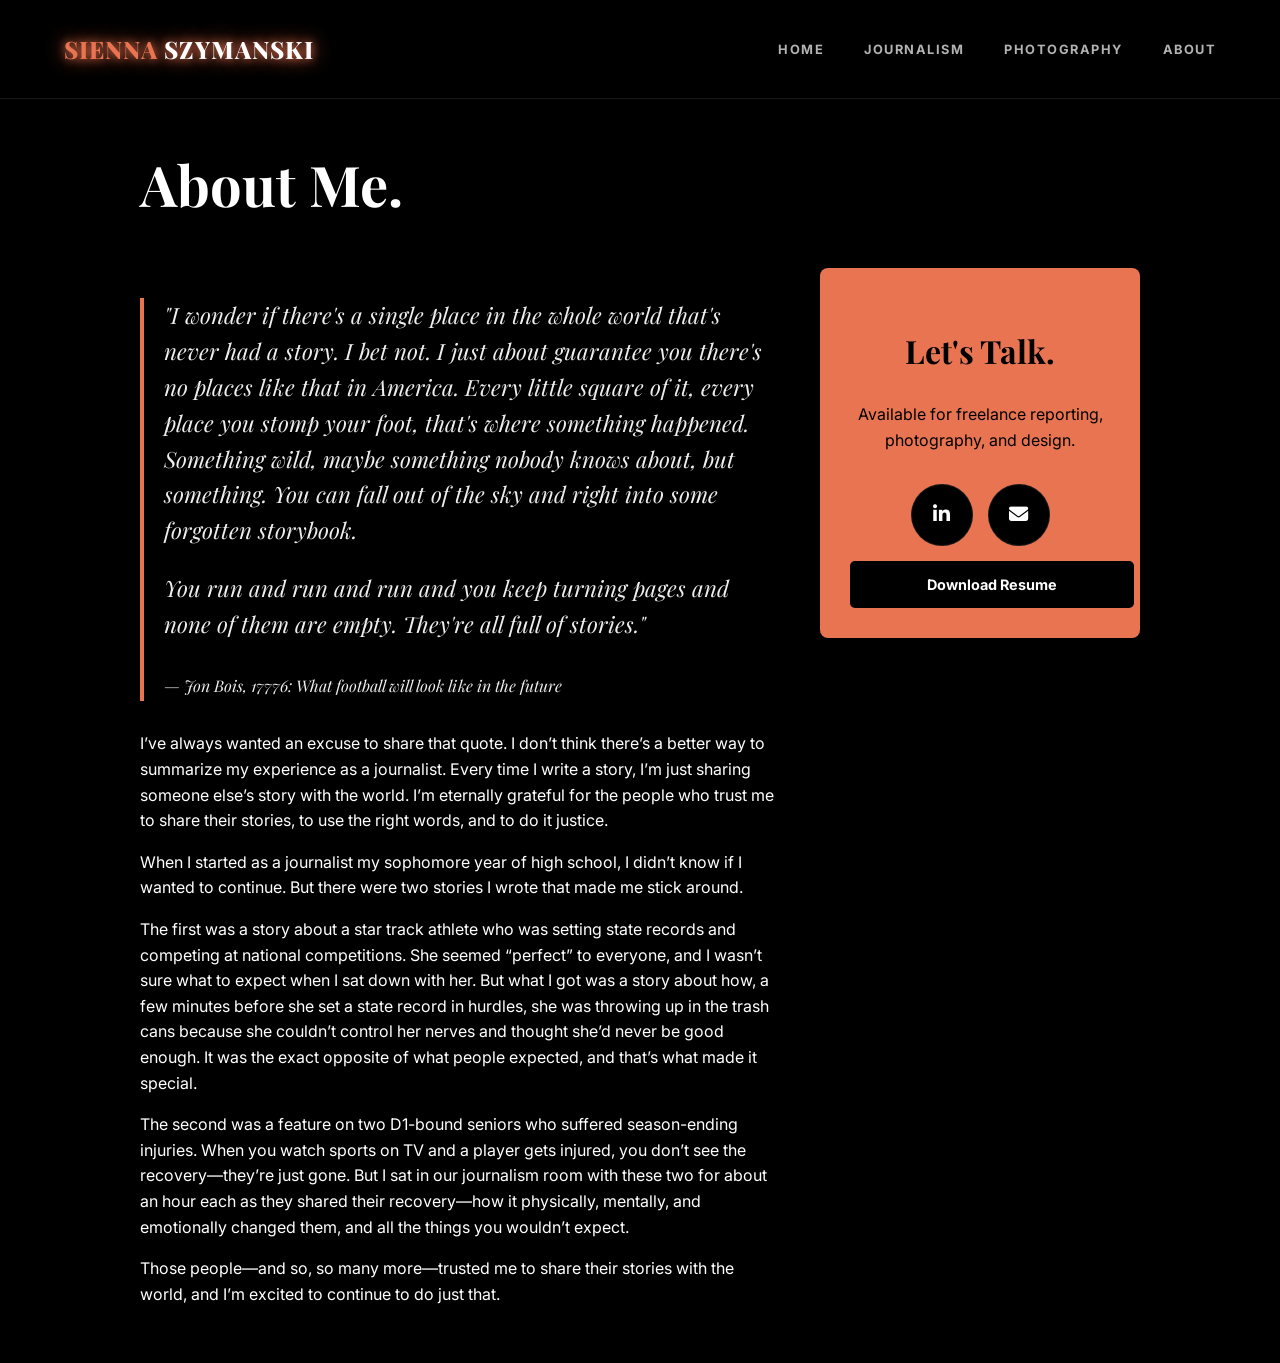
<file: about.html>
<!DOCTYPE html>
<html lang="en">
<head>
    <meta charset="UTF-8">
    <meta name="viewport" content="width=device-width, initial-scale=1.0">
    <title>About | Sienna Szymanski</title>
    <link rel="stylesheet" href="style.css">
    <link rel="stylesheet" href="https://cdnjs.cloudflare.com/ajax/libs/font-awesome/6.4.0/css/all.min.css">
</head>
<body>

    <nav>
        <a href="index.html" class="logo"><span class="neon-text">SIENNA</span> SZYMANSKI</a>
        <ul class="nav-links">
            <li><a href="index.html">Home</a></li>
            <li><a href="journalism.html">Journalism</a></li>
            <li><a href="photography.html">Photography</a></li>
            <li><a href="about.html">About</a></li>
        </ul>
    </nav>

    <main class="container">
        <h1>About Me.</h1>
        
        <div class="about-grid">
            <!-- LEFT COLUMN (2/3) -->
            <div class="about-content">
                <blockquote>
        <p>"I wonder if there's a single place in the whole world that's never had a story. I bet not. I just about guarantee you there's no places like that in America. Every little square of it, every place you stomp your foot, that's where something happened. Something wild, maybe something nobody knows about, but something. You can fall out of the sky and right into some forgotten storybook.</p>
        
        <p>You run and run and run and you keep turning pages and none of them are empty. They're all full of stories."</p> 
        <em style="font-size: 1rem;">— Jon Bois, 17776: What football will look like in the future</em>
    </blockquote>

                <p>I’ve always wanted an excuse to share that quote. I don’t think there’s a better way to summarize my experience as a journalist. Every time I write a story, I’m just sharing someone else’s story with the world. I’m eternally grateful for the people who trust me to share their stories, to use the right words, and to do it justice.</p>

                <p>When I started as a journalist my sophomore year of high school, I didn’t know if I wanted to continue. But there were two stories I wrote that made me stick around.</p>

                <p>The first was a story about a star track athlete who was setting state records and competing at national competitions. She seemed “perfect” to everyone, and I wasn’t sure what to expect when I sat down with her. But what I got was a story about how, a few minutes before she set a state record in hurdles, she was throwing up in the trash cans because she couldn’t control her nerves and thought she’d never be good enough. It was the exact opposite of what people expected, and that’s what made it special.</p>

                <p>The second was a feature on two D1-bound seniors who suffered season-ending injuries. When you watch sports on TV and a player gets injured, you don’t see the recovery—they’re just gone. But I sat in our journalism room with these two for about an hour each as they shared their recovery—how it physically, mentally, and emotionally changed them, and all the things you wouldn’t expect.</p>

                <p>Those people—and so, so many more—trusted me to share their stories with the world, and I’m excited to continue to do just that.</p>
            </div>

            <!-- RIGHT COLUMN (1/3 - Orange Box) -->
            <div class="contact-box-accent">
                <h2>Let's Talk.</h2>
                <p>Available for freelance reporting, photography, and design.</p>
                
                <div class="link-row" style="justify-content: center; gap: 15px;">
                    <a href="https://www.linkedin.com/in/sienna-szymanski/" target="_blank" class="circle-btn" style="background:#000;"><i class="fab fa-linkedin-in"></i></a>
                    <a href="mailto:szymanski.sienna@gmail.com" class="circle-btn" style="background:#000;"><i class="fas fa-envelope"></i></a>
                </div>

                <a href="resume.pdf" class="btn-invert" download="Sienna_Szymanski_Resume.pdf">
    Download Resume
</a>
            </div>
        </div>
    </main>
</body>
</html>
</file>
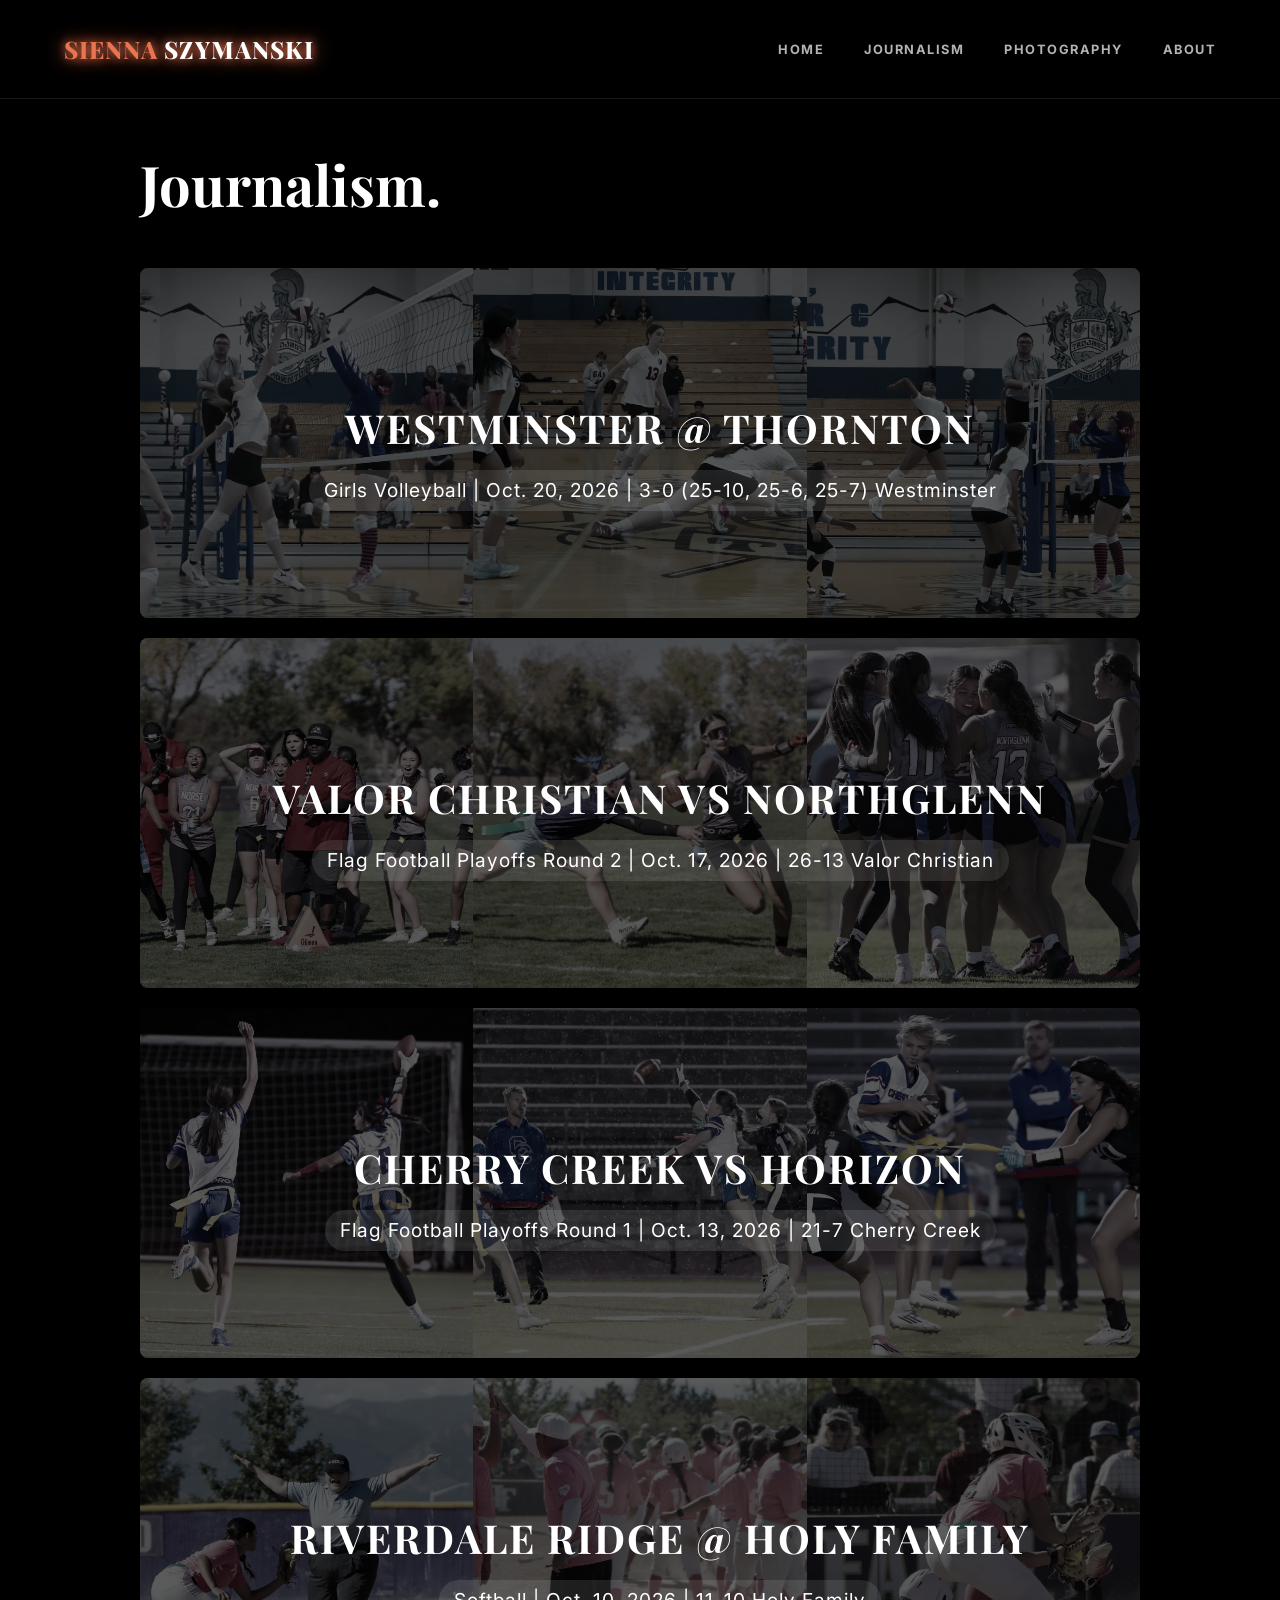
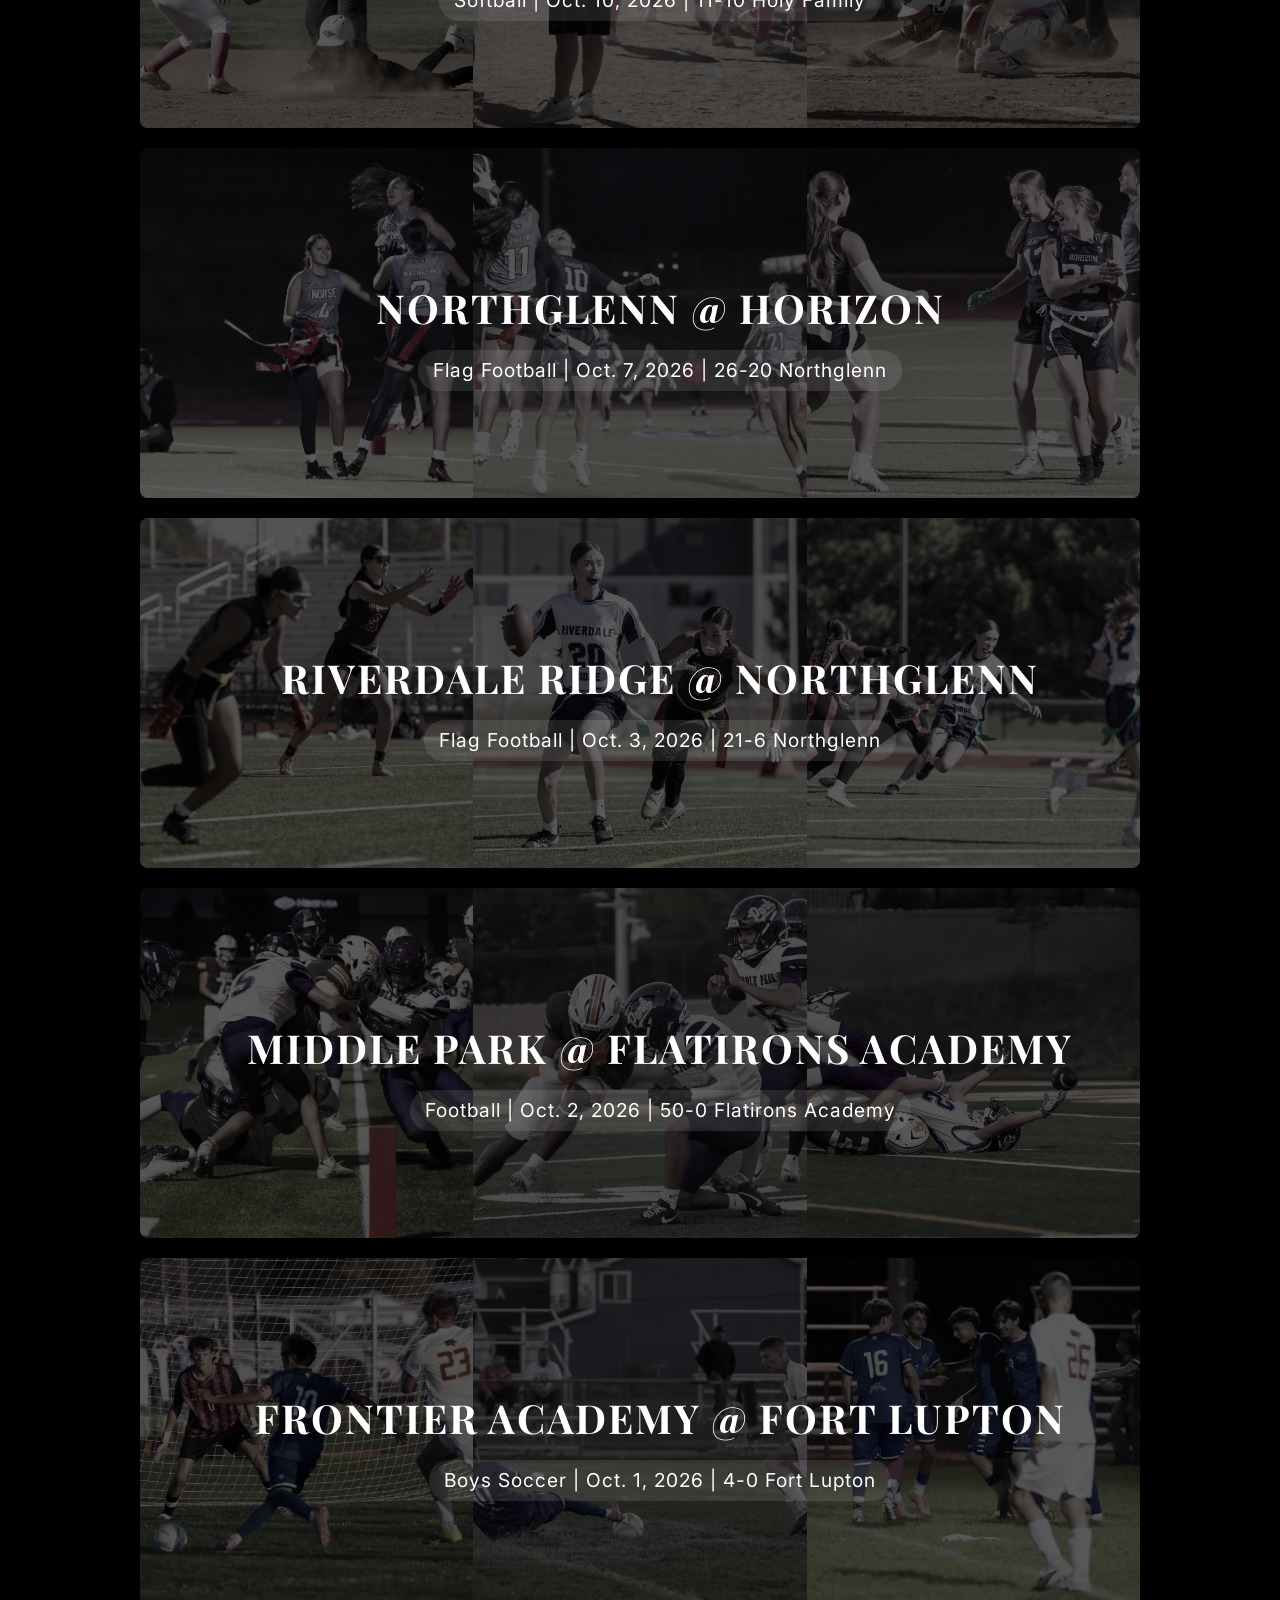
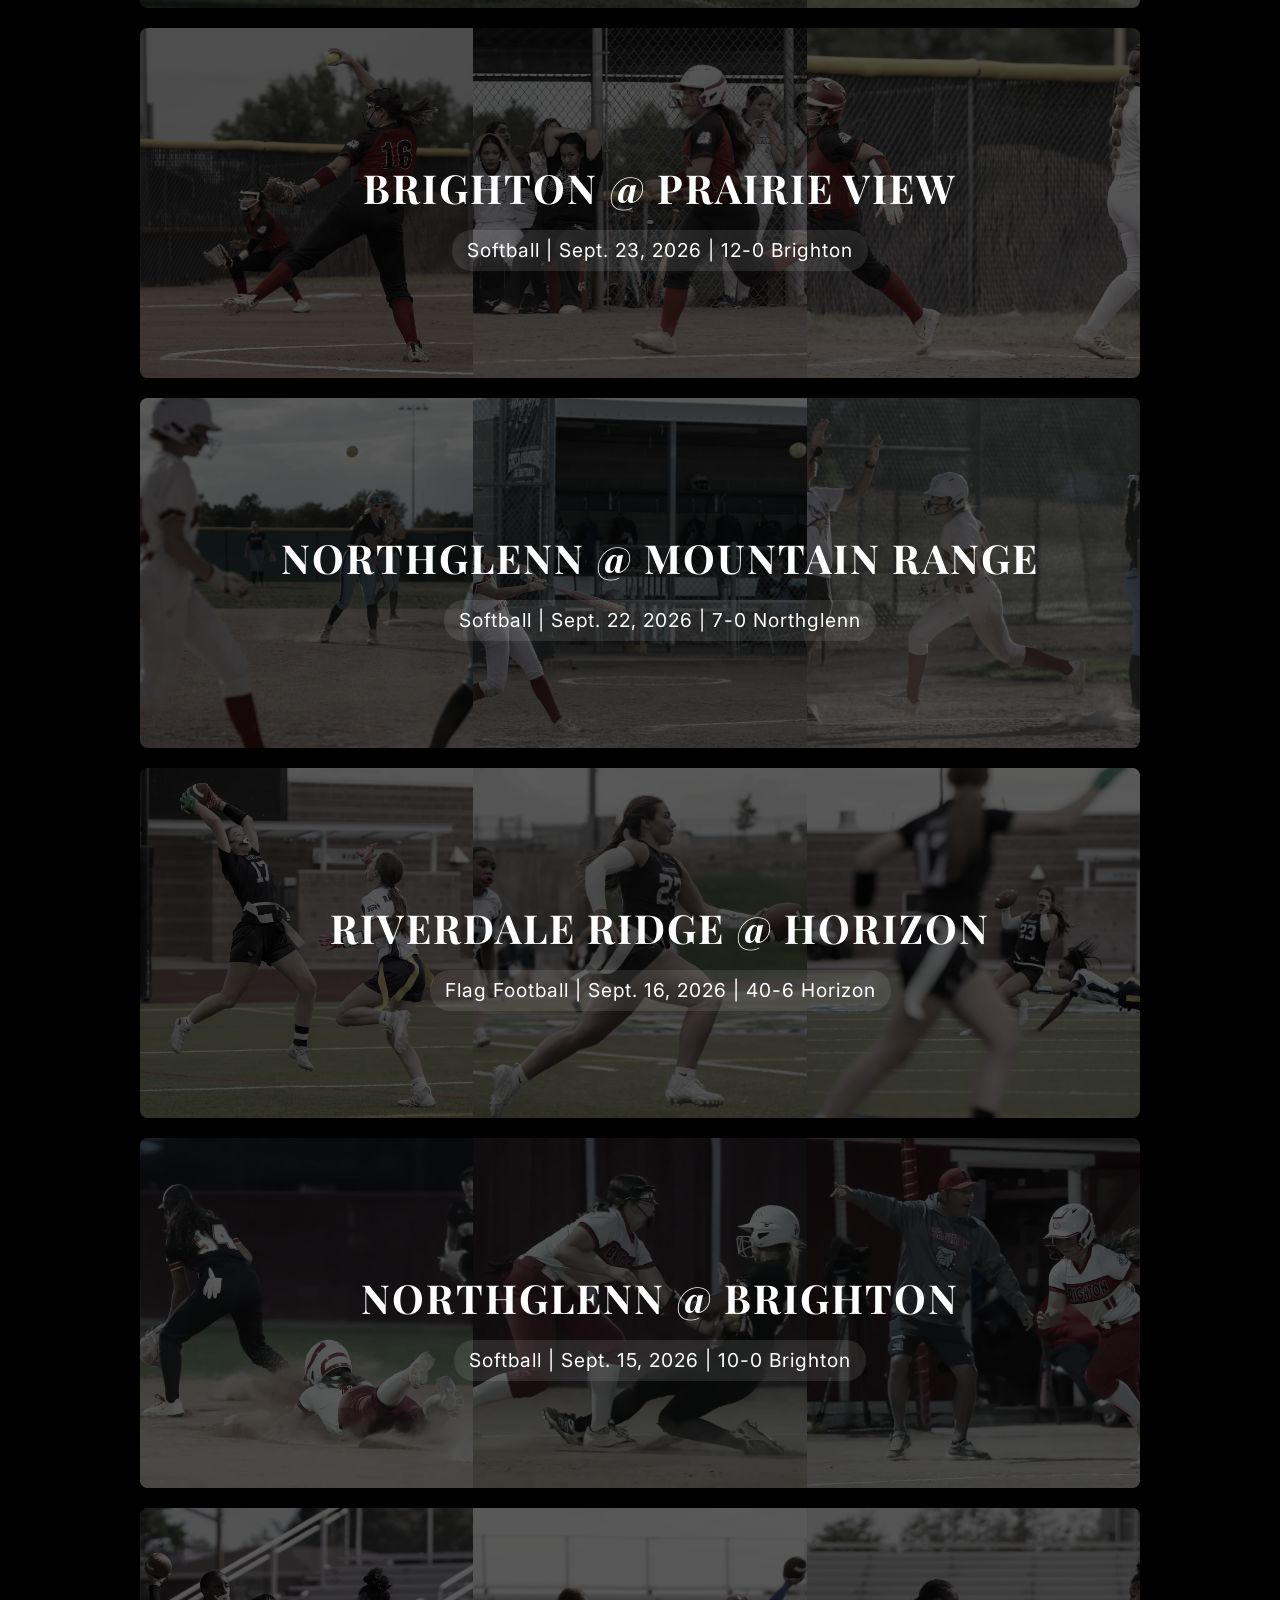
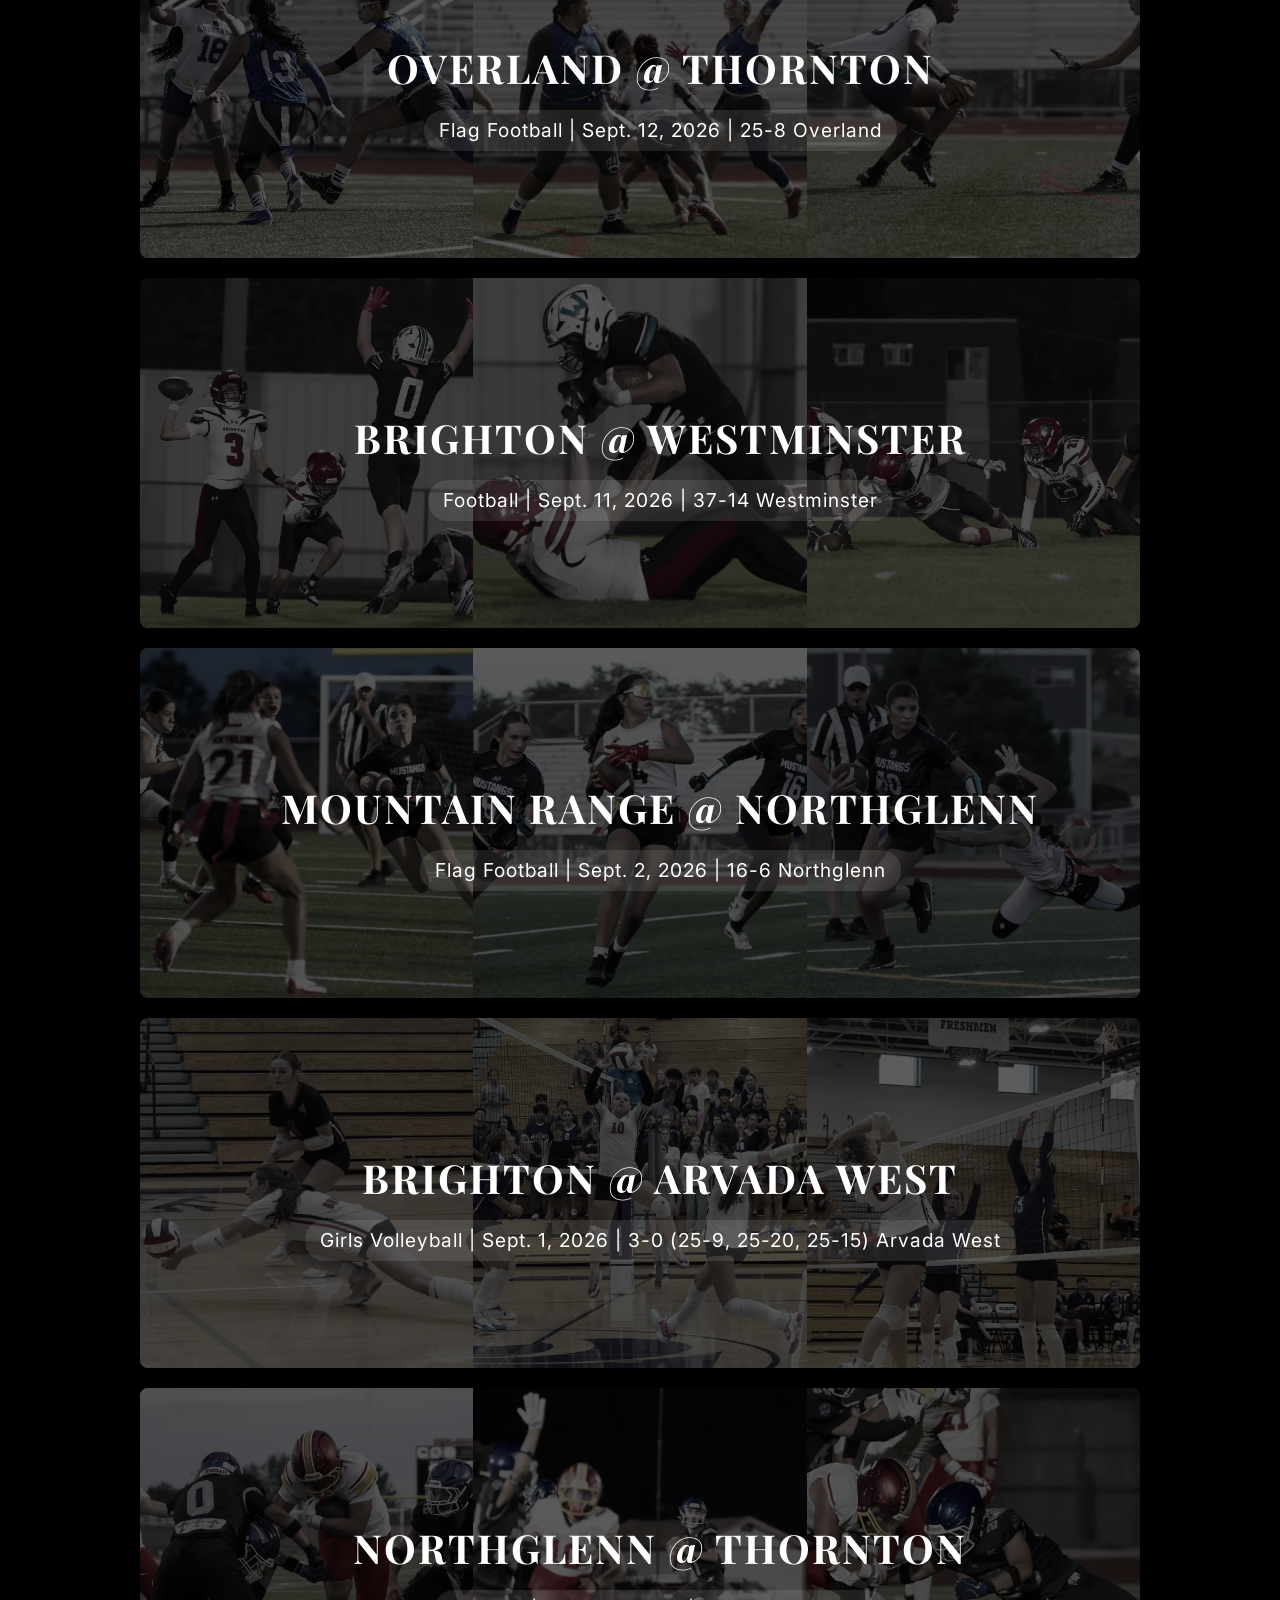
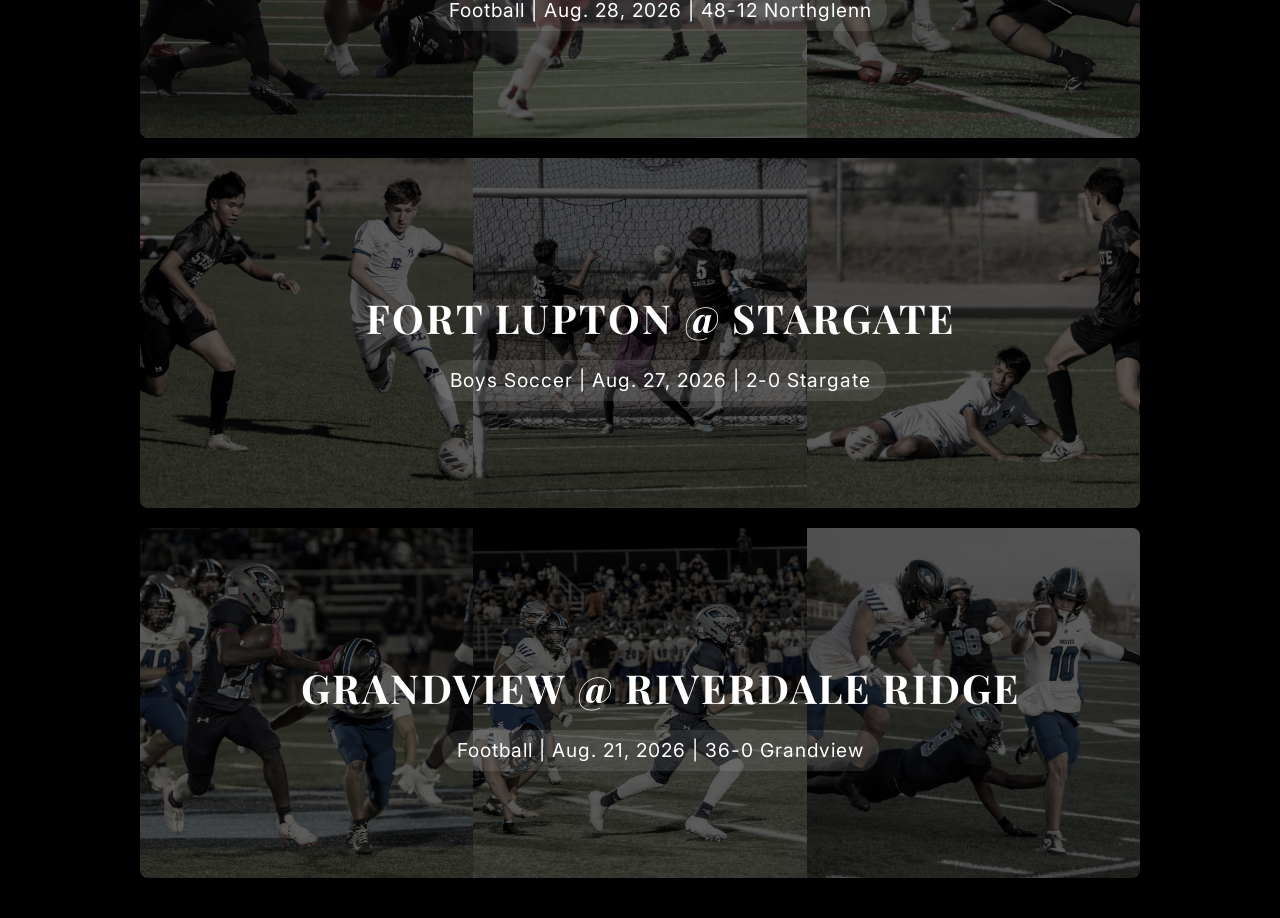
<file: journalism.html>
<!DOCTYPE html>
<html lang="en">
<head>
    <meta charset="UTF-8">
    <meta name="viewport" content="width=device-width, initial-scale=1.0">
    <title>Journalism | Name | Journalist</title>
    <link rel="stylesheet" href="style.css">
    <!-- FontAwesome for any future icons -->
    <link rel="stylesheet" href="https://cdnjs.cloudflare.com/ajax/libs/font-awesome/6.4.0/css/all.min.css">
</head>
<body>

    <!-- Consistent Navigation Header -->
    <nav>
        <a href="index.html" class="logo">
        <span class="neon-text">SIENNA</span> SZYMANSKI
    </a>
        <ul class="nav-links">
            <li><a href="index.html">Home</a></li>
            <li><a href="journalism.html">Journalism</a></li>
            <li><a href="photography.html">Photography</a></li>
            <li><a href="about.html">About</a></li>
        </ul>
    </nav>

    <!-- Main Content -->
    <main class="container">
        <h1>Journalism.</h1>
        <div class="stories-grid">
            <!-- STORY CARD 19 -->
            <a href="https://www.westminsterwindow.com/sports/article_54a1ab84-e487-409b-8a9c-a8bccda1e623.html" target = "_blank" class="story-card">
                <!-- 3 Image Chunks -->
                <div class="img-slice" style="background-image: url('images/1020WETH/1.webp');"></div>
                <div class="img-slice" style="background-image: url('images/1020WETH/2.webp');"></div>
                <div class="img-slice" style="background-image: url('images/1020WETH/3.webp');"></div>
                
                <!-- Overlay Content -->
                <div class="overlay">
                    <h2>Westminster @ Thornton</h2>
                    <p>Girls Volleyball | Oct. 20, 2026 | 3-0 (25-10, 25-6, 25-7) Westminster</p>
                </div>
            </a>
            
            <!-- STORY CARD 18 -->
            <a href="https://www.northglenn-thorntonsentinel.com/sports/valor-ends-northglenn-flag-football-s-promising-2026-season/article_c1f69b35-11ea-4ff3-afac-6adfb522299c.html" target = "_blank" class="story-card">
                <!-- 3 Image Chunks -->
                <div class="img-slice" style="background-image: url('images/1017VCNG/1.webp');"></div>
                <div class="img-slice" style="background-image: url('images/1017VCNG/2.webp');"></div>
                <div class="img-slice" style="background-image: url('images/1017VCNG/3.webp');"></div>
                
                <!-- Overlay Content -->
                <div class="overlay">
                    <h2>Valor Christian vs Northglenn</h2>
                    <p>Flag Football Playoffs Round 2 | Oct. 17, 2026 | 26-13 Valor Christian</p>
                </div>
            </a>
            
            <!-- STORY CARD 17 -->
            <a href="https://www.northglenn-thorntonsentinel.com/sports/horizon-flag-football-falls-to-cherry-creek-in-5a-first-round/article_aafb5116-e8de-4661-abbd-fe18f44e3f57.html" target = "_blank" class="story-card">
                <!-- 3 Image Chunks -->
                <div class="img-slice" style="background-image: url('images/1013CCHO/1.webp');"></div>
                <div class="img-slice" style="background-image: url('images/1013CCHO/2.webp');"></div>
                <div class="img-slice" style="background-image: url('images/1013CCHO/3.webp');"></div>
                
                <!-- Overlay Content -->
                <div class="overlay">
                    <h2>Cherry Creek vs Horizon</h2>
                    <p>Flag Football Playoffs Round 1 | Oct. 13, 2026 | 21-7 Cherry Creek</p>
                </div>
            </a>
            
            <!-- STORY CARD 16 -->
            <a href="https://www.northglenn-thorntonsentinel.com/sports/riverdale-ridge-softball-falls-in-shootout-with-holy-family/article_652aefae-4e88-4310-bd58-54c1971a2fa5.html" target = "_blank" class="story-card">
                <!-- 3 Image Chunks -->
                <div class="img-slice" style="background-image: url('images/1010RRHF/1.webp');"></div>
                <div class="img-slice" style="background-image: url('images/1010RRHF/2.webp');"></div>
                <div class="img-slice" style="background-image: url('images/1010RRHF/3.webp');"></div>
                
                <!-- Overlay Content -->
                <div class="overlay">
                    <h2>Riverdale Ridge @ Holy Family</h2>
                    <p>Softball | Oct. 10, 2026 | 11-10 Holy Family</p>
                </div>
            </a>
            
            <!-- STORY CARD 15 -->
            <a href="https://www.northglenn-thorntonsentinel.com/sports/northglenn-comes-out-on-top-of-chippy-horizon-battle/article_5cb31dc4-cdd7-4774-a291-5325a1a7250e.html" target = "_blank" class="story-card">
                <!-- 3 Image Chunks -->
                <div class="img-slice" style="background-image: url('images/1007NGHO/1.webp');"></div>
                <div class="img-slice" style="background-image: url('images/1007NGHO/2.webp');"></div>
                <div class="img-slice" style="background-image: url('images/1007NGHO/3.webp');"></div>
                
                <!-- Overlay Content -->
                <div class="overlay">
                    <h2>Northglenn @ Horizon</h2>
                    <p>Flag Football | Oct. 7, 2026 | 26-20 Northglenn</p>
                </div>
            </a>
            
            <!-- STORY CARD 14 -->
            <a href="https://www.northglenn-thorntonsentinel.com/sports/northglenn-flag-football-handles-area-rival-riverdale-ridge/article_1aa4d823-70e6-4c5b-9d2a-ab3ee0f3929b.html" target = "_blank" class="story-card">
                <!-- 3 Image Chunks -->
                <div class="img-slice" style="background-image: url('images/1003RRNG/1.webp');"></div>
                <div class="img-slice" style="background-image: url('images/1003RRNG/2.webp');"></div>
                <div class="img-slice" style="background-image: url('images/1003RRNG/3.webp');"></div>
                
                <!-- Overlay Content -->
                <div class="overlay">
                    <h2>Riverdale Ridge @ Northglenn</h2>
                    <p>Flag Football | Oct. 3, 2026 | 21-6 Northglenn</p>
                </div>
            </a>
            
            <!-- STORY CARD 13 -->
            <a href="https://www.westminsterwindow.com/sports/article_884efc8c-784b-4140-a23a-5f4ea7d941ef.html" target = "_blank" class="story-card">
                <!-- 3 Image Chunks -->
                <div class="img-slice" style="background-image: url('images/1002MPFI/1.webp');"></div>
                <div class="img-slice" style="background-image: url('images/1002MPFI/2.webp');"></div>
                <div class="img-slice" style="background-image: url('images/1002MPFI/3.webp');"></div>
                
                <!-- Overlay Content -->
                <div class="overlay">
                    <h2>Middle Park @ Flatirons Academy</h2>
                    <p>Football | Oct. 2, 2026 | 50-0 Flatirons Academy</p>
                </div>
            </a>
            <!-- STORY CARD 12 -->
            <a href="https://www.ftluptonpress.com/sports/fort-lupton-boys-soccer-snags-4-0-win-over-frontier-academy/article_0bece89e-addc-4afb-bf8d-fb60fc33953a.html" target = "_blank" class="story-card">
                <!-- 3 Image Chunks -->
                <div class="img-slice" style="background-image: url('images/1001FRFL/1.webp');"></div>
                <div class="img-slice" style="background-image: url('images/1001FRFL/2.webp');"></div>
                <div class="img-slice" style="background-image: url('images/1001FRFL/3.webp');"></div>
                
                <!-- Overlay Content -->
                <div class="overlay">
                    <h2>Frontier Academy @ Fort Lupton</h2>
                    <p>Boys Soccer | Oct. 1, 2026 | 4-0 Fort Lupton</p>
                </div>
            </a>
            <!-- STORY CARD 11 -->
            <a href="https://www.thebrightonblade.com/sports/brighton-softball-eyes-5a-4a-rocky-mountain-league-top-spot/article_edfd564f-8a50-4feb-8601-b7fd87ca1b31.html" target = "_blank" class="story-card">
                <!-- 3 Image Chunks -->
                <div class="img-slice" style="background-image: url('images/0923BRPV/1.webp');"></div>
                <div class="img-slice" style="background-image: url('images/0923BRPV/2.webp');"></div>
                <div class="img-slice" style="background-image: url('images/0923BRPV/3.webp');"></div>
                
                <!-- Overlay Content -->
                <div class="overlay">
                    <h2>Brighton @ Prairie View</h2>
                    <p>Softball | Sept. 23, 2026 | 12-0 Brighton</p>
                </div>
            </a>
            
            <!-- STORY CARD 10 -->
            <a href="https://www.northglenn-thorntonsentinel.com/sports/northglenn-softball-gets-swagger-back-rolls-mountain-range/article_b438bf27-e203-4014-9255-3b28706959be.html" target = "_blank" class="story-card">
                <!-- 3 Image Chunks -->
                <div class="img-slice" style="background-image: url('images/0922NGMR/1.webp');"></div>
                <div class="img-slice" style="background-image: url('images/0922NGMR/2.webp');"></div>
                <div class="img-slice" style="background-image: url('images/0922NGMR/3.webp');"></div>
                
                <!-- Overlay Content -->
                <div class="overlay">
                    <h2>Northglenn @ Mountain Range</h2>
                    <p>Softball | Sept. 22, 2026 | 7-0 Northglenn</p>
                </div>
            </a>
            
            <!-- STORY CARD 9 -->
            <a href="https://www.northglenn-thorntonsentinel.com/sports/horizon-flag-football-rolls-riverdale-ridge-to-move-to-6-3/article_b5811f3e-1064-4355-a761-b322a7ae7db8.html" target = "_blank" class="story-card">
                <!-- 3 Image Chunks -->
                <div class="img-slice" style="background-image: url('images/0916RRHO/1.webp');"></div>
                <div class="img-slice" style="background-image: url('images/0916RRHO/2.webp');"></div>
                <div class="img-slice" style="background-image: url('images/0916RRHO/3.webp');"></div>
                
                <!-- Overlay Content -->
                <div class="overlay">
                    <h2>Riverdale Ridge @ Horizon</h2>
                    <p>Flag Football | Sept. 16, 2026 | 40-6 Horizon</p>
                </div>
            </a>

            <!-- STORY CARD 8 -->
            <a href="https://www.thebrightonblade.com/sports/brighton-softball-handles-northglenn-in-shutout-victory/article_a1da5253-5b96-4de5-bba2-4df940b589c2.html" target = "_blank" class="story-card">
                <!-- 3 Image Chunks -->
                <div class="img-slice" style="background-image: url('images/0915NGBR/1.webp');"></div>
                <div class="img-slice" style="background-image: url('images/0915NGBR/2.webp');"></div>
                <div class="img-slice" style="background-image: url('images/0915NGBR/3.webp');"></div>
                
                <!-- Overlay Content -->
                <div class="overlay">
                    <h2>Northglenn @ Brighton</h2>
                    <p>Softball | Sept. 15, 2026 | 10-0 Brighton</p>
                </div>
            </a>

            <!-- STORY CARD 7 -->
            <a href="https://www.northglenn-thorntonsentinel.com/sports/thornton-flag-football-looks-for-wins-fan-support-in-2026/article_8773a4bf-027a-406b-b1ff-8360dd4bba4c.html" target = "_blank" class="story-card">
                <!-- 3 Image Chunks -->
                <div class="img-slice" style="background-image: url('images/0912OVTH/1.webp');"></div>
                <div class="img-slice" style="background-image: url('images/0912OVTH/2.webp');"></div>
                <div class="img-slice" style="background-image: url('images/0912OVTH/3.webp');"></div>
                
                <!-- Overlay Content -->
                <div class="overlay">
                    <h2>Overland @ Thornton</h2>
                    <p>Flag Football | Sept. 12, 2026 | 25-8 Overland</p>
                </div>
            </a>

            <!-- STORY CARD 6 -->
            <a href="https://www.westminsterwindow.com/sports/article_4ab77f5d-df56-428e-ba9c-e8dd77651ced.html" target = "_blank" class="story-card">
                <!-- 3 Image Chunks -->
                <div class="img-slice" style="background-image: url('images/0911BRWE/1.webp');"></div>
                <div class="img-slice" style="background-image: url('images/0911BRWE/2.webp');"></div>
                <div class="img-slice" style="background-image: url('images/0911BRWE/3.webp');"></div>
                
                <!-- Overlay Content -->
                <div class="overlay">
                    <h2>Brighton @ Westminster</h2>
                    <p>Football | Sept. 11, 2026 | 37-14 Westminster</p>
                </div>
            </a>

            <!-- STORY CARD 5 -->
            <a href="https://www.northglenn-thorntonsentinel.com/sports/backup-qb-leads-northglenn-flag-football-to-win-over-mountain-range/article_50d6980e-8583-4df5-afc2-62e9492555fc.html" target = "_blank" class="story-card">
                <!-- 3 Image Chunks -->
                <div class="img-slice" style="background-image: url('images/0902NGMR/1.webp');"></div>
                <div class="img-slice" style="background-image: url('images/0902NGMR/2.webp');"></div>
                <div class="img-slice" style="background-image: url('images/0902NGMR/3.webp');"></div>
                
                <!-- Overlay Content -->
                <div class="overlay">
                    <h2>Mountain Range @ Northglenn</h2>
                    <p>Flag Football | Sept. 2, 2026 | 16-6 Northglenn</p>
                </div>
            </a>

            <!-- STORY CARD 4 -->
            <a href="https://www.thebrightonblade.com/sports/brighton-volleyball-aims-to-turn-losses-into-lessons-in-2026/article_a477b7d2-1791-4fcc-938b-d5c52c8139f2.html" target = "_blank" class="story-card">
                <!-- 3 Image Chunks -->
                <div class="img-slice" style="background-image: url('images/0901BRAW/1.webp');"></div>
                <div class="img-slice" style="background-image: url('images/0901BRAW/2.webp');"></div>
                <div class="img-slice" style="background-image: url('images/0901BRAW/3.webp');"></div>
                
                <!-- Overlay Content -->
                <div class="overlay">
                    <h2>Brighton @ Arvada West</h2>
                    <p>Girls Volleyball | Sept. 1, 2026 | 3-0 (25-9, 25-20, 25-15) Arvada West</p>
                </div>
            </a>

            <!-- STORY CARD 3 -->
            <a href="https://www.northglenn-thorntonsentinel.com/sports/northglenn-football-extends-dominance-over-rival-thornton/article_95335925-8024-4fe3-bd8c-06992d416526.html" target = "_blank" class="story-card">
                <!-- 3 Image Chunks -->
                <div class="img-slice" style="background-image: url('images/0828NGTH/1.webp');"></div>
                <div class="img-slice" style="background-image: url('images/0828NGTH/2.webp');"></div>
                <div class="img-slice" style="background-image: url('images/0828NGTH/3.webp');"></div>
                
                <!-- Overlay Content -->
                <div class="overlay">
                    <h2>Northglenn @ Thornton</h2>
                    <p>Football | Aug. 28, 2026 | 48-12 Northglenn</p>
                </div>
            </a>

            <!-- STORY CARD 2 -->
            <a href="https://www.ftluptonpress.com/sports/fort-lupton-boys-soccer-hopes-to-seize-its-chances-in-2026/article_5c4b10d6-55a4-4494-9829-5c765f750b4a.html" target = "_blank" class="story-card">
                <!-- 3 Image Chunks -->
                <div class="img-slice" style="background-image: url('images/0827FLSG/1.webp');"></div>
                <div class="img-slice" style="background-image: url('images/0827FLSG/2.webp');"></div>
                <div class="img-slice" style="background-image: url('images/0827FLSG/3.webp');"></div>
                
                <!-- Overlay Content -->
                <div class="overlay">
                    <h2>Fort Lupton @ Stargate</h2>
                    <p>Boys Soccer | Aug. 27, 2026 | 2-0 Stargate</p>
                </div>
            </a>

            <!-- STORY CARD 1 -->
            <a href="https://www.northglenn-thorntonsentinel.com/sports/ravens-football-gets-welcome-to-5a-moment-from-grandview/article_b77b775d-f622-4018-903a-2061c717a840.html" target = "_blank" class="story-card">
                <!-- 3 Image Chunks -->
                <div class="img-slice" style="background-image: url('images/0821GVRR/1.webp');"></div>
                <div class="img-slice" style="background-image: url('images/0821GVRR/2.webp');"></div>
                <div class="img-slice" style="background-image: url('images/0821GVRR/3.webp');"></div>
                
                <!-- Overlay Content -->
                <div class="overlay">
                    <h2>Grandview @ Riverdale Ridge</h2>
                    <p>Football | Aug. 21, 2026 | 36-0 Grandview</p>
                </div>
            </a>

        </div>
    </main>

</body>
</html>
</file>
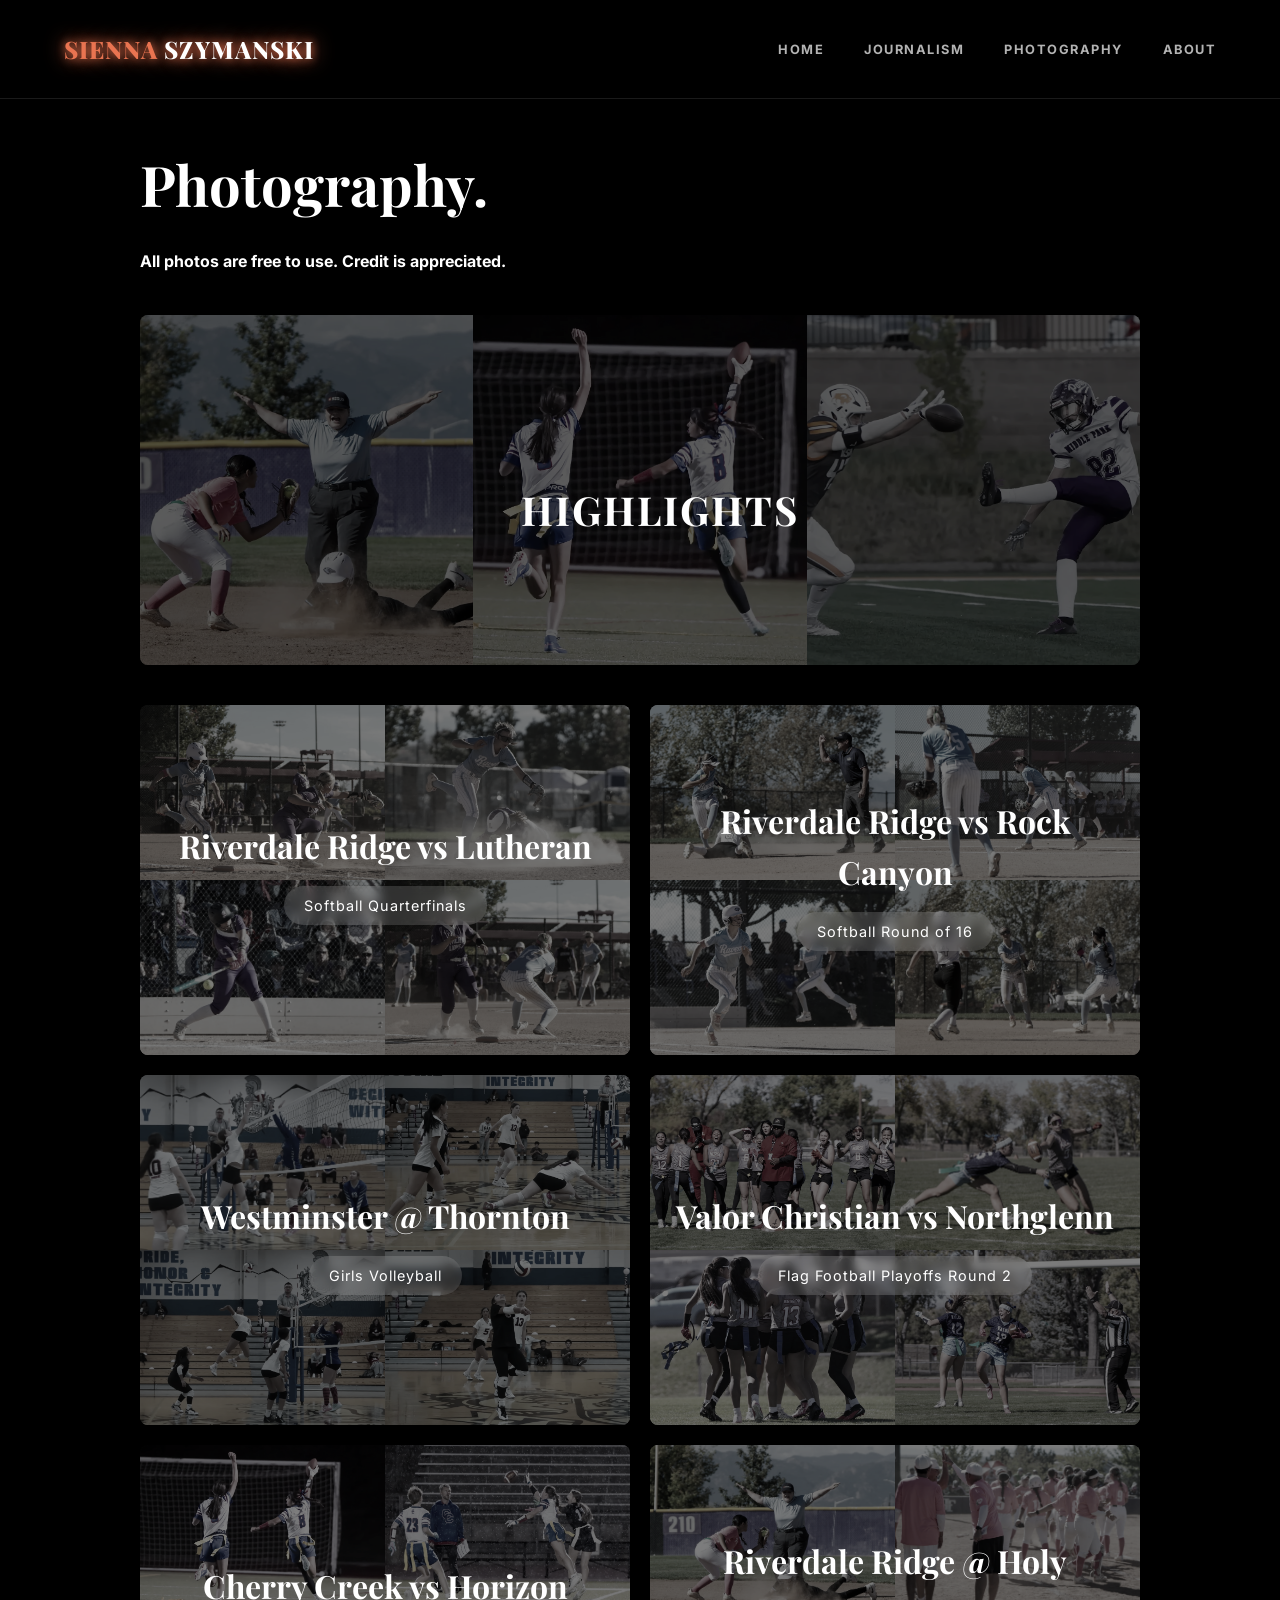
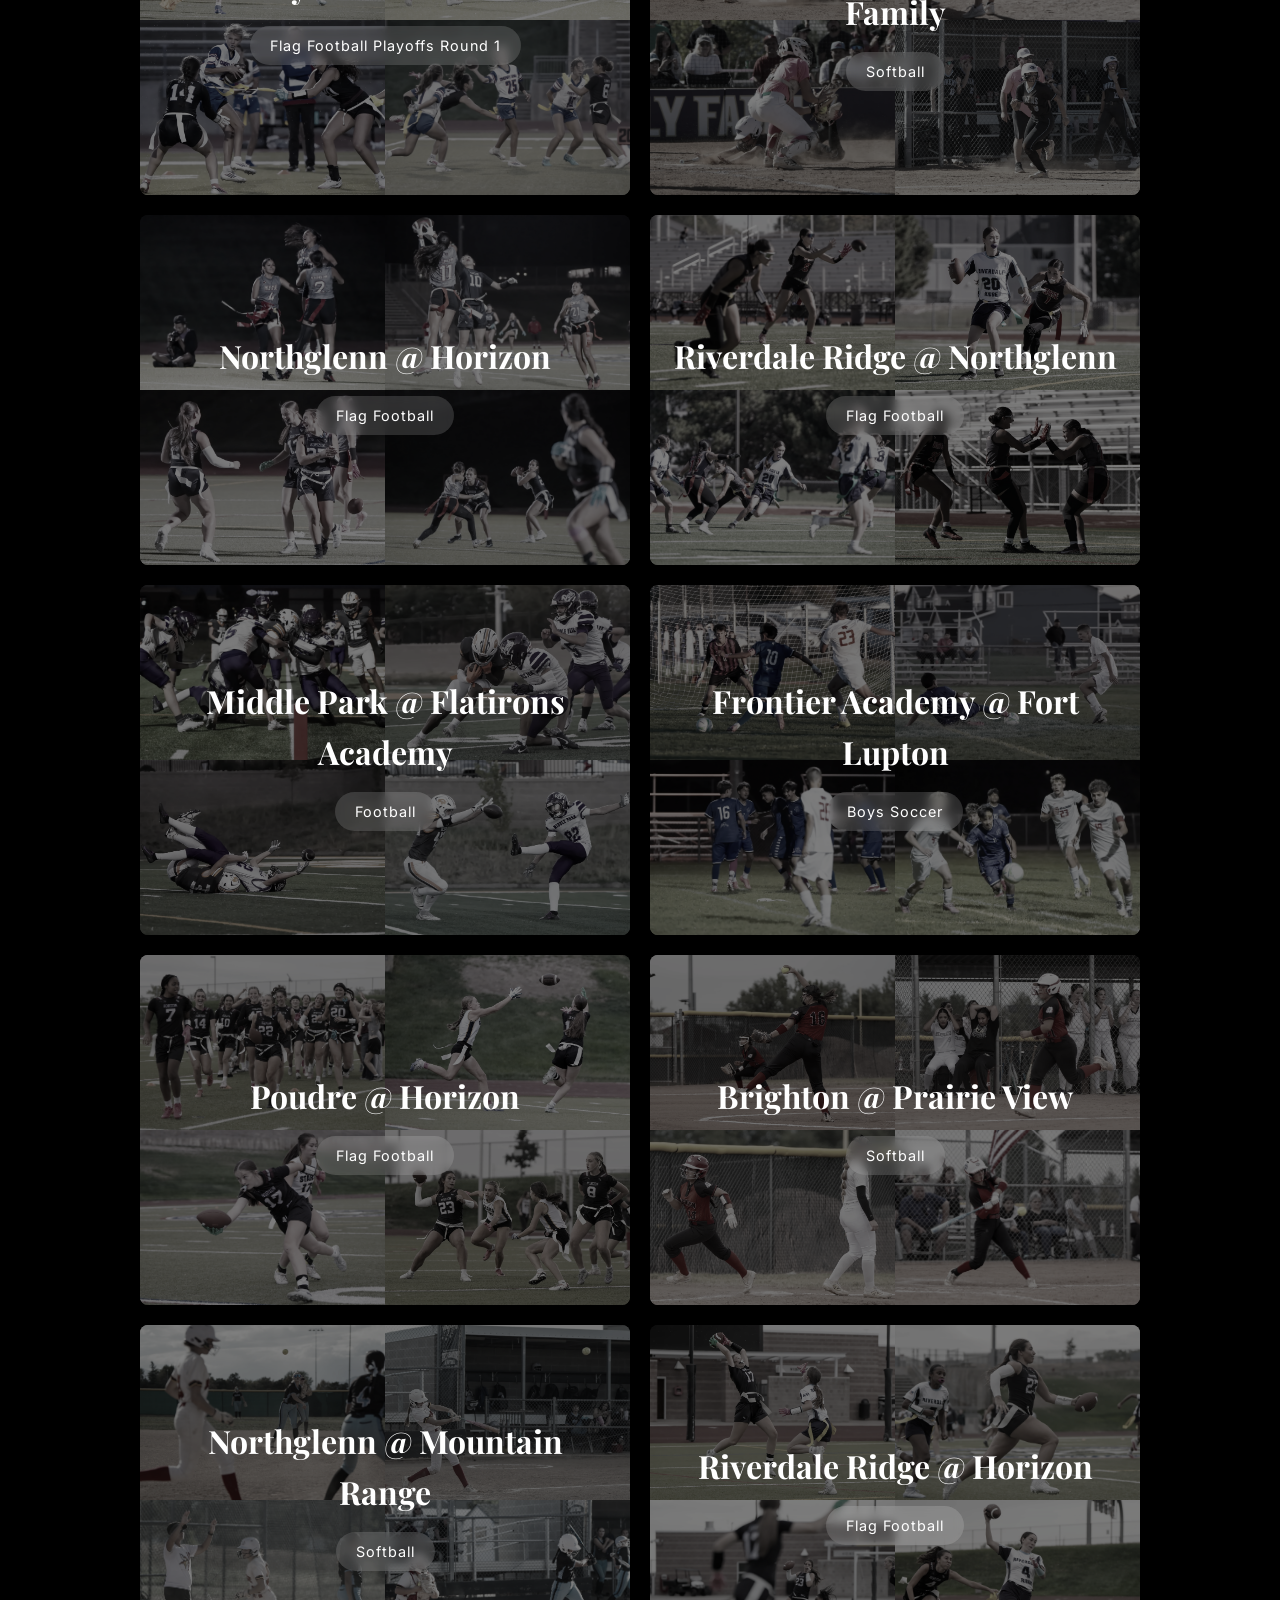
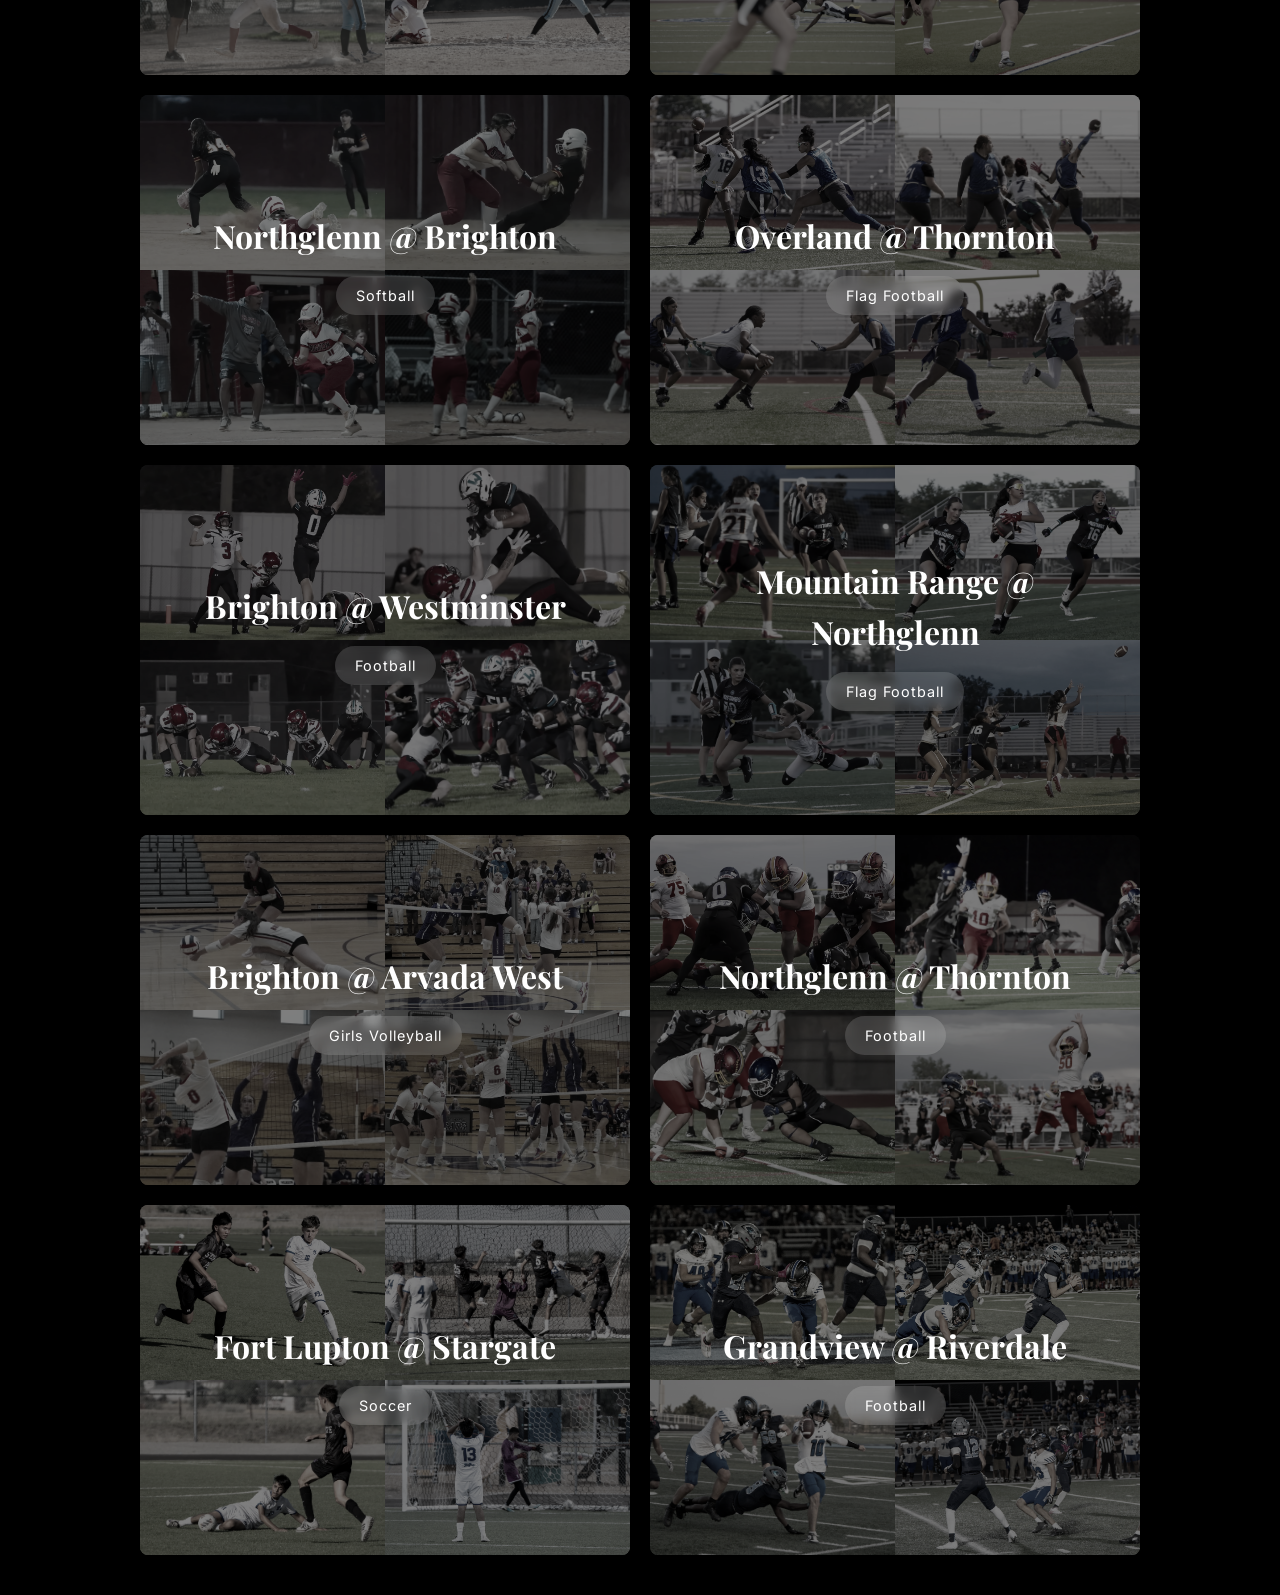
<file: photography.html>
<!DOCTYPE html>
<html lang="en">
<head>
    <meta charset="UTF-8">
    <meta name="viewport" content="width=device-width, initial-scale=1.0">
    <title>Photography | Sienna Szymanski</title>
    <link rel="stylesheet" href="style.css">
</head>
<body>

    <nav>
        <a href="index.html" class="logo">
        <span class="neon-text">SIENNA</span> SZYMANSKI
    </a>
        <ul class="nav-links">
            <li><a href="index.html">Home</a></li>
            <li><a href="journalism.html">Journalism</a></li>
            <li><a href="photography.html">Photography</a></li>
            <li><a href="about.html">About</a></li>
        </ul>
    </nav>

    <main class="container">
        <h1>Photography.</h1>
        <h4>All photos are free to use. Credit is appreciated.</h4>
        <div class = "stories-grid">
            <a href="https://photos.siennaszymanski.com/highlights" target = "_blank" class="story-card">
                <!-- 3 Image Chunks -->
                <div class="img-slice" style="background-image: url('images/highlights/1.webp');"></div>
                <div class="img-slice" style="background-image: url('images/highlights/2.webp');"></div>
                <div class="img-slice" style="background-image: url('images/highlights/3.webp');"></div>
                
                <!-- Overlay Content -->
                <div class="overlay">
                    <h2>Highlights</h2>
                </div>
            </a>
        </div>
        <div class="photography-grid">
            <!-- Game 21 -->
            <a href="https://photos.siennaszymanski.com/1023rrlu" target="_blank" class="game-card">
                <div class="photo-slice" style="background-image: url('images/1023RRLU/1.webp');"></div>
                <div class="photo-slice" style="background-image: url('images/1023RRLU/2.webp');"></div>
                <div class="photo-slice" style="background-image: url('images/1023RRLU/3.webp');"></div>
                <div class="photo-slice" style="background-image: url('images/1023RRLU/4.webp');"></div>
                <div class="game-overlay"><h2>Riverdale Ridge vs Lutheran</h2><p>Softball Quarterfinals</p></div>
            </a>
            
            <!-- Game 20 -->
            <a href="https://photos.siennaszymanski.com/1023rrrc" target="_blank" class="game-card">
                <div class="photo-slice" style="background-image: url('images/1023RRRC/1.webp');"></div>
                <div class="photo-slice" style="background-image: url('images/1023RRRC/2.webp');"></div>
                <div class="photo-slice" style="background-image: url('images/1023RRRC/3.webp');"></div>
                <div class="photo-slice" style="background-image: url('images/1023RRRC/4.webp');"></div>
                <div class="game-overlay"><h2>Riverdale Ridge vs Rock Canyon</h2><p>Softball Round of 16</p></div>
            </a>

            <!-- Game 19 -->
            <a href="https://photos.siennaszymanski.com/1020weth" target="_blank" class="game-card">
                <div class="photo-slice" style="background-image: url('images/1020WETH/1.webp');"></div>
                <div class="photo-slice" style="background-image: url('images/1020WETH/2.webp');"></div>
                <div class="photo-slice" style="background-image: url('images/1020WETH/3.webp');"></div>
                <div class="photo-slice" style="background-image: url('images/1020WETH/4.webp');"></div>
                <div class="game-overlay"><h2>Westminster @ Thornton</h2><p>Girls Volleyball</p></div>
            </a>
            
            <!-- Game 18 -->
            <a href="https://photos.siennaszymanski.com/1017vcng" target="_blank" class="game-card">
                <div class="photo-slice" style="background-image: url('images/1017VCNG/1.webp');"></div>
                <div class="photo-slice" style="background-image: url('images/1017VCNG/2.webp');"></div>
                <div class="photo-slice" style="background-image: url('images/1017VCNG/3.webp');"></div>
                <div class="photo-slice" style="background-image: url('images/1017VCNG/4.webp');"></div>
                <div class="game-overlay"><h2>Valor Christian vs Northglenn</h2><p>Flag Football Playoffs Round 2</p></div>
            </a>
            
            <!-- Game 17 -->
            <a href="https://photos.siennaszymanski.com/1013ccho" target="_blank" class="game-card">
                <div class="photo-slice" style="background-image: url('images/1013CCHO/1.webp');"></div>
                <div class="photo-slice" style="background-image: url('images/1013CCHO/2.webp');"></div>
                <div class="photo-slice" style="background-image: url('images/1013CCHO/3.webp');"></div>
                <div class="photo-slice" style="background-image: url('images/1013CCHO/4.webp');"></div>
                <div class="game-overlay"><h2>Cherry Creek vs Horizon</h2><p>Flag Football Playoffs Round 1</p></div>
            </a>
            
            <!-- Game 16 -->
            <a href="https://photos.siennaszymanski.com/1010rrhf" target="_blank" class="game-card">
                <div class="photo-slice" style="background-image: url('images/1010RRHF/1.webp');"></div>
                <div class="photo-slice" style="background-image: url('images/1010RRHF/2.webp');"></div>
                <div class="photo-slice" style="background-image: url('images/1010RRHF/3.webp');"></div>
                <div class="photo-slice" style="background-image: url('images/1010RRHF/4.webp');"></div>
                <div class="game-overlay"><h2>Riverdale Ridge @ Holy Family</h2><p>Softball</p></div>
            </a>
            
            <!-- Game 15 -->
            <a href="https://photos.siennaszymanski.com/1007ngho" target="_blank" class="game-card">
                <div class="photo-slice" style="background-image: url('images/1007NGHO/1.webp');"></div>
                <div class="photo-slice" style="background-image: url('images/1007NGHO/2.webp');"></div>
                <div class="photo-slice" style="background-image: url('images/1007NGHO/3.webp');"></div>
                <div class="photo-slice" style="background-image: url('images/1007NGHO/4.webp');"></div>
                <div class="game-overlay"><h2>Northglenn @ Horizon</h2><p>Flag Football</p></div>
            </a>
            
            <!-- Game 14 -->
            <a href="https://photos.siennaszymanski.com/1003rrng" target="_blank" class="game-card">
                <div class="photo-slice" style="background-image: url('images/1003RRNG/1.webp');"></div>
                <div class="photo-slice" style="background-image: url('images/1003RRNG/2.webp');"></div>
                <div class="photo-slice" style="background-image: url('images/1003RRNG/3.webp');"></div>
                <div class="photo-slice" style="background-image: url('images/1003RRNG/4.webp');"></div>
                <div class="game-overlay"><h2>Riverdale Ridge @ Northglenn</h2><p>Flag Football</p></div>
            </a>
            
            <!-- Game 13 -->
            <a href="https://photos.siennaszymanski.com/1002mpfi" target="_blank" class="game-card">
                <div class="photo-slice" style="background-image: url('images/1002MPFI/1.webp');"></div>
                <div class="photo-slice" style="background-image: url('images/1002MPFI/2.webp');"></div>
                <div class="photo-slice" style="background-image: url('images/1002MPFI/3.webp');"></div>
                <div class="photo-slice" style="background-image: url('images/1002MPFI/4.webp');"></div>
                <div class="game-overlay"><h2>Middle Park @ Flatirons Academy</h2><p>Football</p></div>
            </a>

            <!-- Game 12 -->
            <a href="https://photos.siennaszymanski.com/1001frfl" target="_blank" class="game-card">
                <div class="photo-slice" style="background-image: url('images/1001FRFL/1.webp');"></div>
                <div class="photo-slice" style="background-image: url('images/1001FRFL/2.webp');"></div>
                <div class="photo-slice" style="background-image: url('images/1001FRFL/3.webp');"></div>
                <div class="photo-slice" style="background-image: url('images/1001FRFL/4.webp');"></div>
                <div class="game-overlay"><h2>Frontier Academy @ Fort Lupton</h2><p>Boys Soccer</p></div>
            </a>
            <!-- Game 11.5 -->
            <a href="https://photos.siennaszymanski.com/0930psho" target="_blank" class="game-card">
                <div class="photo-slice" style="background-image: url('images/0930PSHO/1.webp');"></div>
                <div class="photo-slice" style="background-image: url('images/0930PSHO/2.webp');"></div>
                <div class="photo-slice" style="background-image: url('images/0930PSHO/3.webp');"></div>
                <div class="photo-slice" style="background-image: url('images/0930PSHO/4.webp');"></div>
                <div class="game-overlay"><h2>Poudre @ Horizon</h2><p>Flag Football</p></div>
            </a>
            
            <!-- Game 11 -->
            <a href="https://photos.siennaszymanski.com/0923brpv" target="_blank" class="game-card">
                <div class="photo-slice" style="background-image: url('images/0923BRPV/1.webp');"></div>
                <div class="photo-slice" style="background-image: url('images/0923BRPV/2.webp');"></div>
                <div class="photo-slice" style="background-image: url('images/0923BRPV/3.webp');"></div>
                <div class="photo-slice" style="background-image: url('images/0923BRPV/4.webp');"></div>
                <div class="game-overlay"><h2>Brighton @ Prairie View</h2><p>Softball</p></div>
            </a>
            
            <!-- Game 10 -->
            <a href="https://photos.siennaszymanski.com/0922ngmr" target="_blank" class="game-card">
                <div class="photo-slice" style="background-image: url('images/0922NGMR/1.webp');"></div>
                <div class="photo-slice" style="background-image: url('images/0922NGMR/2.webp');"></div>
                <div class="photo-slice" style="background-image: url('images/0922NGMR/3.webp');"></div>
                <div class="photo-slice" style="background-image: url('images/0922NGMR/4.webp');"></div>
                <div class="game-overlay"><h2>Northglenn @ Mountain Range</h2><p>Softball</p></div>
            </a>
            
            <!-- Game 9 -->
            <a href="https://photos.siennaszymanski.com/0916rrho" target="_blank" class="game-card">
                <div class="photo-slice" style="background-image: url('images/0916RRHO/1.webp');"></div>
                <div class="photo-slice" style="background-image: url('images/0916RRHO/2.webp');"></div>
                <div class="photo-slice" style="background-image: url('images/0916RRHO/3.webp');"></div>
                <div class="photo-slice" style="background-image: url('images/0916RRHO/4.webp');"></div>
                <div class="game-overlay"><h2>Riverdale Ridge @ Horizon</h2><p>Flag Football</p></div>
            </a>
            
            <!-- Game 8 -->
            <a href="https://photos.siennaszymanski.com/0915ngbr" target="_blank" class="game-card">
                <div class="photo-slice" style="background-image: url('images/0915NGBR/1.webp');"></div>
                <div class="photo-slice" style="background-image: url('images/0915NGBR/2.webp');"></div>
                <div class="photo-slice" style="background-image: url('images/0915NGBR/3.webp');"></div>
                <div class="photo-slice" style="background-image: url('images/0915NGBR/4.webp');"></div>
                <div class="game-overlay"><h2>Northglenn @ Brighton</h2><p>Softball</p></div>
            </a>
            
            <!-- Game 7 -->
            <a href="https://photos.siennaszymanski.com/0912ovth" target="_blank" class="game-card">
                <div class="photo-slice" style="background-image: url('images/0912OVTH/1.webp');"></div>
                <div class="photo-slice" style="background-image: url('images/0912OVTH/2.webp');"></div>
                <div class="photo-slice" style="background-image: url('images/0912OVTH/3.webp');"></div>
                <div class="photo-slice" style="background-image: url('images/0912OVTH/4.webp');"></div>
                <div class="game-overlay"><h2>Overland @ Thornton</h2><p>Flag Football</p></div>
            </a>

            <!-- Game 6 -->
            <a href="https://photos.siennaszymanski.com/0911brwe" target="_blank" class="game-card">
                <div class="photo-slice" style="background-image: url('images/0911BRWE/1.webp');"></div>
                <div class="photo-slice" style="background-image: url('images/0911BRWE/2.webp');"></div>
                <div class="photo-slice" style="background-image: url('images/0911BRWE/3.webp');"></div>
                <div class="photo-slice" style="background-image: url('images/0911BRWE/4.webp');"></div>
                <div class="game-overlay"><h2>Brighton @ Westminster</h2><p>Football</p></div>
            </a>

            <!-- Game 5 -->
            <a href="https://photos.siennaszymanski.com/0902ngmr" target="_blank" class="game-card">
                <div class="photo-slice" style="background-image: url('images/0902NGMR/1.webp');"></div>
                <div class="photo-slice" style="background-image: url('images/0902NGMR/2.webp');"></div>
                <div class="photo-slice" style="background-image: url('images/0902NGMR/3.webp');"></div>
                <div class="photo-slice" style="background-image: url('images/0902NGMR/4.webp');"></div>
                <div class="game-overlay"><h2>Mountain Range @ Northglenn</h2><p>Flag Football</p></div>
            </a>

            <!-- Game 4 -->
            <a href="https://photos.siennaszymanski.com/0901braw" target="_blank" class="game-card">
                <div class="photo-slice" style="background-image: url('images/0901BRAW/1.webp');"></div>
                <div class="photo-slice" style="background-image: url('images/0901BRAW/2.webp');"></div>
                <div class="photo-slice" style="background-image: url('images/0901BRAW/3.webp');"></div>
                <div class="photo-slice" style="background-image: url('images/0901BRAW/4.webp');"></div>
                <div class="game-overlay"><h2>Brighton @ Arvada West</h2><p>Girls Volleyball</p></div>
            </a>

            <!-- Game 3 -->
            <a href="https://photos.siennaszymanski.com/0828ngth" target="_blank" class="game-card">
                <div class="photo-slice" style="background-image: url('images/0828NGTH/1.webp');"></div>
                <div class="photo-slice" style="background-image: url('images/0828NGTH/2.webp');"></div>
                <div class="photo-slice" style="background-image: url('images/0828NGTH/3.webp');"></div>
                <div class="photo-slice" style="background-image: url('images/0828NGTH/4.webp');"></div>
                <div class="game-overlay"><h2>Northglenn @ Thornton</h2><p>Football</p></div>
            </a>

            <!-- Game 2 -->
            <a href="https://photos.siennaszymanski.com/0827flsg" target="_blank" class="game-card">
                <div class="photo-slice" style="background-image: url('images/0827FLSG/1.webp');"></div>
                <div class="photo-slice" style="background-image: url('images/0827FLSG/2.webp');"></div>
                <div class="photo-slice" style="background-image: url('images/0827FLSG/3.webp');"></div>
                <div class="photo-slice" style="background-image: url('images/0827FLSG/4.webp');"></div>
                <div class="game-overlay"><h2>Fort Lupton @ Stargate</h2><p>Soccer</p></div>
            </a>

            <!-- Game 1 -->
            <a href="https://photos.siennaszymanski.com/0821gvrr" target="_blank" class="game-card">
                <div class="photo-slice" style="background-image: url('images/0821GVRR/1.webp');"></div>
                <div class="photo-slice" style="background-image: url('images/0821GVRR/2.webp');"></div>
                <div class="photo-slice" style="background-image: url('images/0821GVRR/3.webp');"></div>
                <div class="photo-slice" style="background-image: url('images/0821GVRR/4.webp');"></div>
                <div class="game-overlay"><h2>Grandview @ Riverdale</h2><p>Football</p></div>
            </a>

        </div>
    </main>

</body>
</html>
</file>
<file: style.css>
/* --- 1. Setup & Variables --- */
@import url('https://fonts.googleapis.com/css2?family=Inter:wght@300;400;700;800&family=Playfair+Display:ital,wght@0,400;0,700;1,400&display=swap');

:root {
    --bg-color: #000000;
    --accent: #E97451; /* Your primary neon glow color */
    --text-main: #ffffff;
    --text-muted: #aaaaaa;
}

body { 
    background-color: var(--bg-color); 
    color: var(--text-main); 
    font-family: 'Inter', sans-serif; 
    margin: 0; 
    line-height: 1.6;
}

/* --- 2. Navigation (Consistent on all pages) --- */
nav {
    position: sticky;
    top: 0;
    z-index: 1000;
    display: flex;
    justify-content: space-between;
    align-items: center;
    padding: 20px 5%;
    background: rgba(0, 0, 0, 0.8);
    backdrop-filter: blur(10px);
    border-bottom: 1px solid rgba(255, 255, 255, 0.1);
}

.logo { 
    font-family: 'Playfair Display', serif; 
    font-weight: 800; 
    font-size: 1.5rem; 
    letter-spacing: 1px; 
    text-transform: uppercase;
    text-shadow: 0 0 10px var(--accent), 0 0 20px var(--accent);
    color: #fff;
    cursor: pointer;
}

.nav-links { list-style: none; display: flex; gap: 40px; }
.nav-links a { 
    text-decoration: none; 
    color: #fff; 
    opacity: 0.7; 
    font-size: 0.8rem; 
    font-weight: 700; 
    text-transform: uppercase; 
    letter-spacing: 1.5px;
    transition: 0.3s; 
}
.nav-links a:hover { opacity: 1; color: var(--accent); }

/* --- 3. Typography --- */
h1 { font-family: 'Playfair Display', serif; font-size: 3.5rem; margin-bottom: 1rem; }
h2 { font-family: 'Playfair Display', serif; font-size: 2rem; }
.hero-description {
    max-width: 450px;
    margin-top: 20px;
    color: var(--text-muted);
    font-size: 0.95rem;
    line-height: 1.5;
    font-weight: 300;
}

/* --- 4. Hero Section (Home) --- */
.hero { 
    display: flex; 
    align-items: center; 
    justify-content: space-between; 
    padding: 80px 10%; 
    min-height: 60vh; 
}
.text-side { flex: 1; }
.text-side h1 span { color: var(--accent); }

.image-side { flex: 1; display: flex; justify-content: center; }
.glowing-circle {
    width: 350px;
    height: 350px;
    border-radius: 50%;
    display: flex;
    align-items: center;
    justify-content: center;
    box-shadow: 0 0 50px 10px var(--accent);
}
.glowing-circle img { width: 100%; height: 100%; border-radius: 50%; object-fit: cover; }

/* --- 5. Components (Buttons & Cards) --- */
.link-row { display: flex; gap: 20px; margin-top: 30px; }
.circle-btn {
    width: 60px; height: 60px;
    border-radius: 50%; background: #111;
    border: 1px solid rgba(255, 255, 255, 0.1);
    display: flex; align-items: center; justify-content: center;
    color: #fff; font-size: 1.2rem; transition: 0.3s; text-decoration: none;
}
.circle-btn:hover { background: var(--accent); color: #000; box-shadow: 0 0 15px var(--accent); transform: translateY(-5px); }

/* --- Story Card Structure --- */
.stories-grid { 
    display: flex; 
    flex-direction: column; 
    gap: 20px; 
    margin-top: 40px; 
}

.story-card {
    display: flex;
    height: 350px;
    width: 100%;
    position: relative;
    border-radius: 8px;
    overflow: hidden;
    text-decoration: none;
    transition: transform 0.3s ease;
}

/* Update your existing .story-card:hover in style.css */
.story-card:hover { 
    transform: translateY(-10px); 
    box-shadow: 0 0 20px var(--accent); /* This adds the Neon Flare */
}

/* The 3 Image Chunks */
.img-slice {
    flex: 1;
    background-size: cover;
    background-position: center;
    /* Dull state */
    filter: grayscale(70%) brightness(0.6); 
    transition: filter 0.5s ease;
}

/* Hover: Bright State */
.story-card:hover .img-slice {
    filter: grayscale(0%) brightness(1);
}

/* The Overlay Text - Centered */
.overlay {
    position: absolute;
    top: 0; left: 0; width: 100%; height: 100%;
    display: flex;
    flex-direction: column;
    justify-content: center;
    align-items: center;
    text-align: center;
    background: rgba(0, 0, 0, 0.4); /* Darkens images slightly for text readability */
    color: white;
    transition: background 0.3s ease;
    padding: 20px;
}

.story-card:hover .overlay {
    background: rgba(0, 0, 0, 0.2); /* Lighter on hover to let photos pop */
}

.overlay h2 { 
    font-size: 2.5rem; 
    text-transform: uppercase; 
    margin: 0; 
    letter-spacing: 2px; 
    font-family: 'Playfair Display', serif;
}

.overlay p { 
    font-size: 1.2rem; 
    margin-top: 10px; 
    font-family: 'Inter', sans-serif;
    letter-spacing: 1px;
    background: rgba(255,255,255,0.1); /* Subtle badge look */
    padding: 5px 15px;
    border-radius: 20px;
}
/* --- 6. Utilities --- */
.container { max-width: 1000px; margin: 40px auto; padding: 0 20px; }
.typed-cursor { color: var(--accent); font-size: 1.5rem; animation: blink 1s infinite; }
@keyframes blink { 0%, 100% { opacity: 1; } 50% { opacity: 0; } }

/* This handles the glow effect for text */
.neon-text {
    color: var(--accent);
    text-shadow: 0 0 10px var(--accent), 0 0 20px var(--accent);
}

/* --- Photography Page Only --- */
.photography-grid {
    display: grid;
    grid-template-columns: 1fr 1fr; 
    gap: 20px;
    margin-top: 40px;
}

.game-card {
    height: 350px;
    display: grid;
    grid-template-columns: 1fr 1fr; 
    grid-template-rows: 1fr 1fr;
    position: relative;
    border-radius: 8px;
    overflow: hidden;
    text-decoration: none;
    transition: transform 0.4s ease; /* Smooth growing effect */
}

/* Hover Effect: The "Pop" */
.game-card:hover { 
    transform: translateY(-10px); 
    box-shadow: 0 0 20px var(--accent); 
}

/* Move the grayscale filter here, inside the slices */
.photo-slice { 
    background-size: cover; 
    background-position: center; 
    filter: grayscale(80%);
    transition: filter 0.5s ease;
}

/* When the card is hovered, change the slice filter */
.game-card:hover .photo-slice { 
    filter: grayscale(0%); 
}

.game-overlay {
    position: absolute; 
    top: 0; left: 0; right: 0; bottom: 0;
    display: flex; 
    flex-direction: column; 
    justify-content: center; 
    align-items: center;
    background: rgba(0, 0, 0, 0.5); 
    text-align: center; 
    padding: 20px;
    color: #fff !important; 
    text-decoration: none !important;
    transition: background 0.3s ease;
}

/* Lighten overlay on hover to make photos brighter */
.game-card:hover .game-overlay {
    background: rgba(0, 0, 0, 0.2); 
}

.game-overlay h2 { margin: 0; font-family: 'Playfair Display', serif; }

.game-overlay p {
    background: rgba(255, 255, 255, 0.15);
    padding: 8px 20px;
    border-radius: 50px;
    margin-top: 15px;
    display: inline-block;
    font-size: 0.9rem;
    letter-spacing: 1px;
    backdrop-filter: blur(5px);
}

@media (max-width: 768px) {
    /* 1. Fix Nav */
    nav { padding: 15px 5% !important; }
    .nav-links { gap: 10px !important; }
    .nav-links a { font-size: 0.6rem !important; }

    /* 2. Fix Hero/Circle */
    .hero { flex-direction: column !important; padding: 20px 5% !important; height: auto !important; }
    .glowing-circle { width: 200px !important; height: 200px !important; margin-top: 30px !important; order: -1; } /* Moves circle to top */
    h1 { font-size: 2rem !important; margin-top: 20px; }

    /* 3. Fix Journalism Cards */
    .stories-grid { display: block !important; }
    .story-card { width: 100% !important; height: 200px !important; }
    .overlay h2 { font-size: 1rem !important; }

    /* 4. Fix Photography Grid */
    .photography-grid { grid-template-columns: 1fr !important; }
}

.logo { text-decoration: none; display: block; }

/* --- About Page Layout (2/3 + 1/3) --- */
.about-grid { 
    display: grid; 
    grid-template-columns: 2fr 1fr; /* 2/3 and 1/3 ratio */
    gap: 40px; 
    margin-top: 40px; 
}

/* The Orange Box */
.contact-box-accent {
    background: var(--accent); /* Orange */
    color: #000; /* Dark text for contrast */
    padding: 30px;
    border-radius: 8px;
    text-align: center;
    height: fit-content;
}

/* Button style for the orange background */
.btn-invert {
    display: block;
    width: 100%;
    padding: 12px;
    margin-top: 15px;
    background: #000;
    color: #fff;
    text-decoration: none;
    border-radius: 5px;
    font-weight: bold;
    font-size: 0.9rem;
    transition: 0.3s;
}

.btn-invert:hover { background: #333; }

/* Mobile View: Stack them vertically */
@media (max-width: 768px) {
    .about-grid { grid-template-columns: 1fr; }
}

/* Styling for the Quote */
blockquote {
    font-family: 'Playfair Display', serif;
    font-style: italic;
    font-size: 1.4rem;
    border-left: 4px solid var(--accent);
    padding-left: 20px;
    margin: 30px 0;
    color: #eee;
}
</file>
